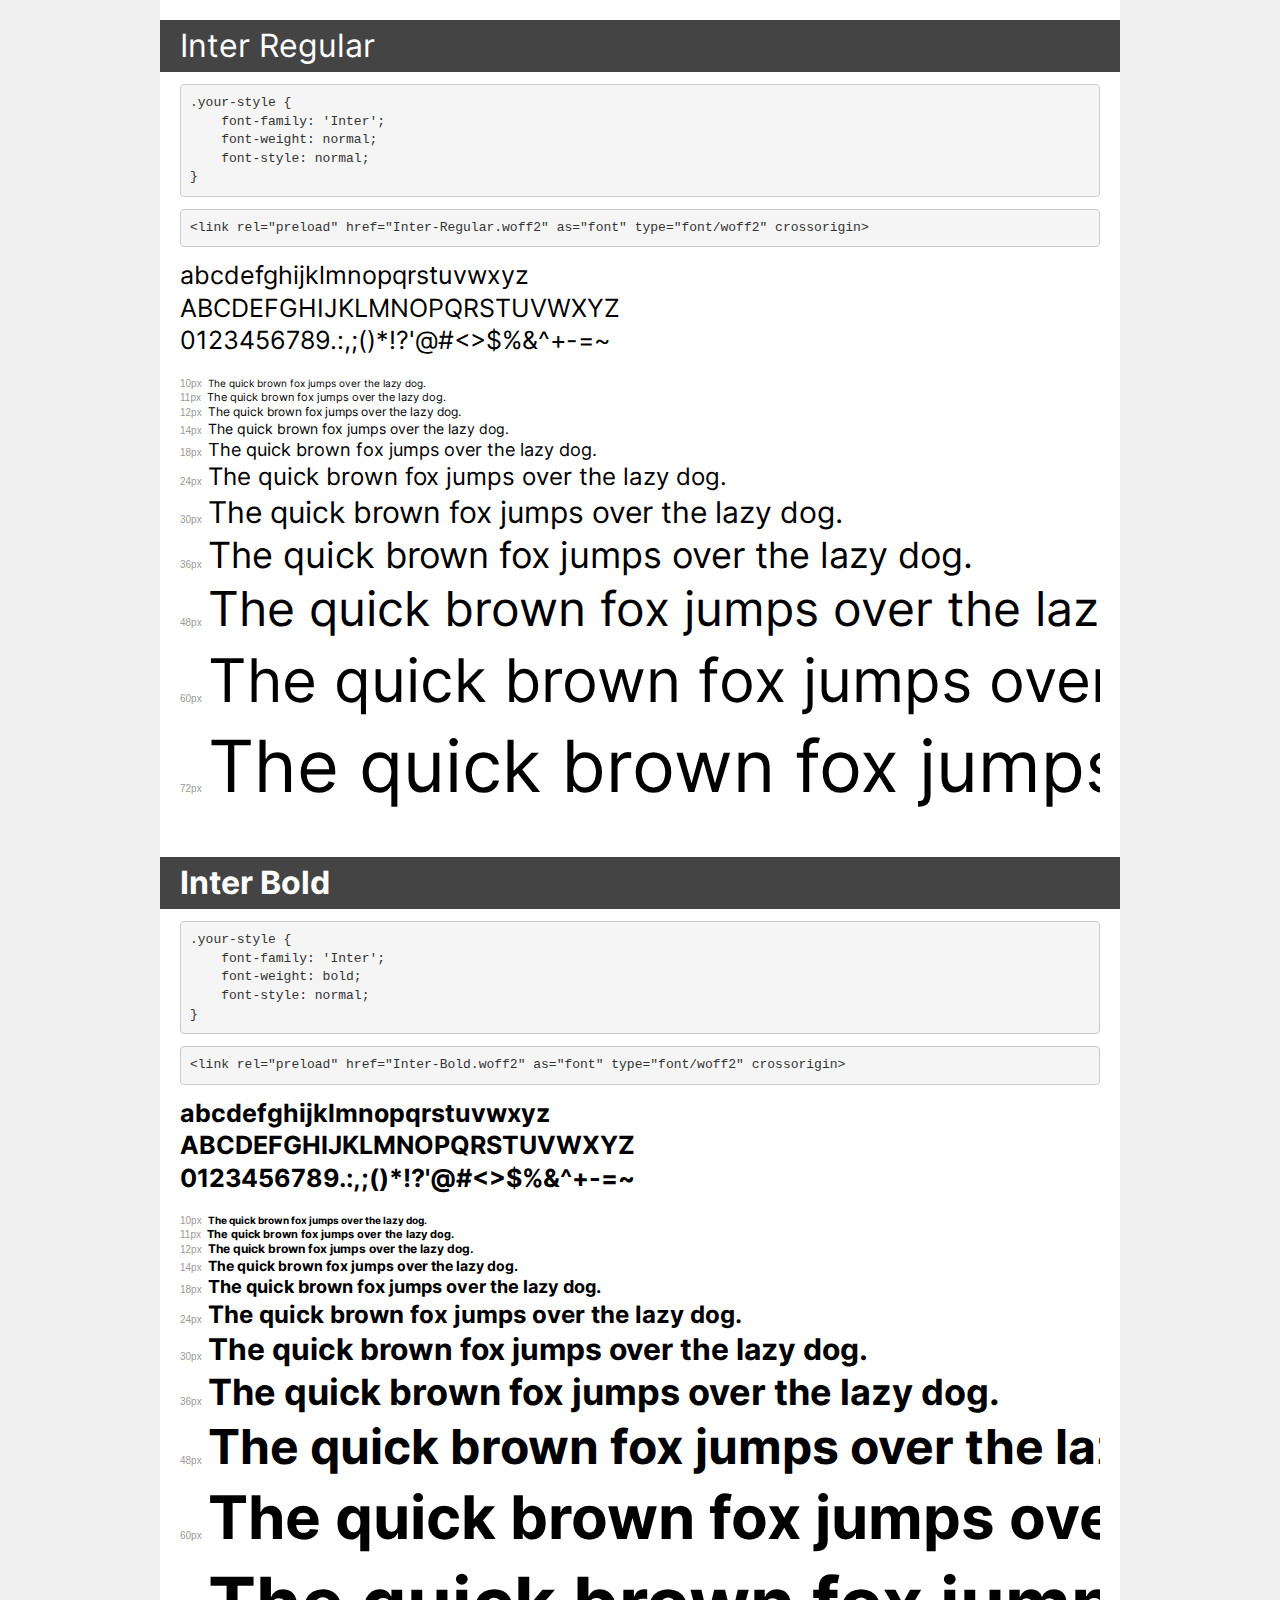
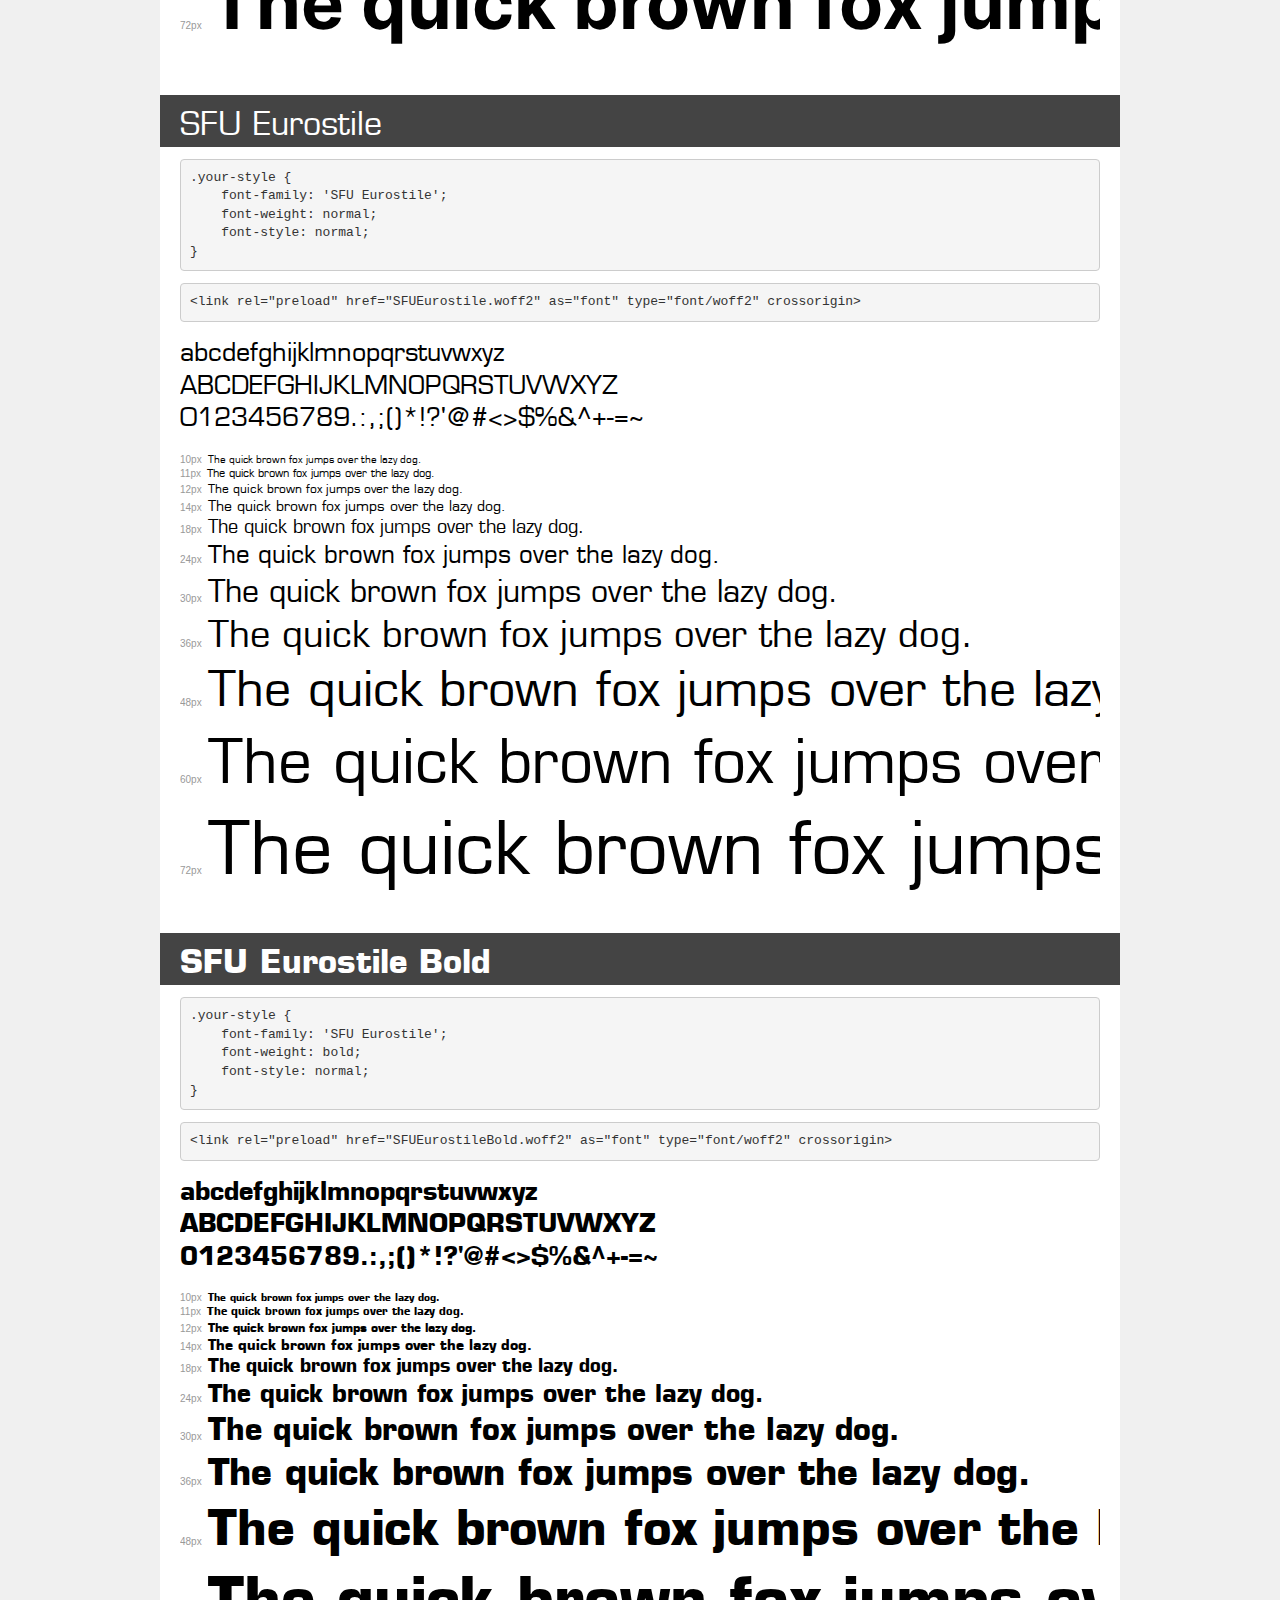
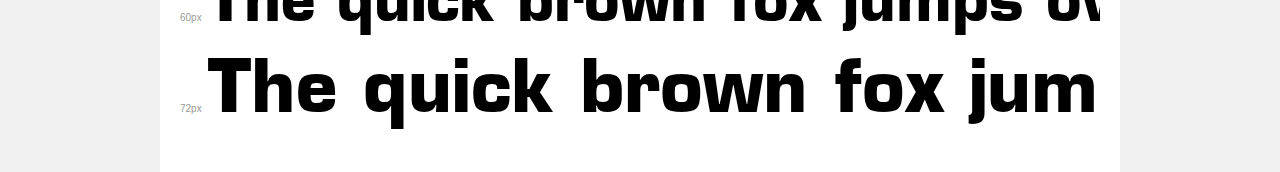
<file: Meridien/assets/fonts/font-web/demo.html>
<!DOCTYPE html>
<html lang="en">
<head>
    <meta charset="utf-8">
    <meta http-equiv="X-UA-Compatible" content="IE=edge">
    <meta name="viewport" content="width=device-width, initial-scale=1">
    <meta name="robots" content="noindex, noarchive">
    <meta name="format-detection" content="telephone=no">
    <title>Transfonter demo</title>
    <link href="stylesheet.css" rel="stylesheet">
    <style>
        /*
        http://meyerweb.com/eric/tools/css/reset/
        v2.0 | 20110126
        License: none (public domain)
        */
        html, body, div, span, applet, object, iframe,
        h1, h2, h3, h4, h5, h6, p, blockquote, pre,
        a, abbr, acronym, address, big, cite, code,
        del, dfn, em, img, ins, kbd, q, s, samp,
        small, strike, strong, sub, sup, tt, var,
        b, u, i, center,
        dl, dt, dd, ol, ul, li,
        fieldset, form, label, legend,
        table, caption, tbody, tfoot, thead, tr, th, td,
        article, aside, canvas, details, embed,
        figure, figcaption, footer, header, hgroup,
        menu, nav, output, ruby, section, summary,
        time, mark, audio, video {
            margin: 0;
            padding: 0;
            border: 0;
            font-size: 100%;
            font: inherit;
            vertical-align: baseline;
        }
        /* HTML5 display-role reset for older browsers */
        article, aside, details, figcaption, figure,
        footer, header, hgroup, menu, nav, section {
            display: block;
        }
        body {
            line-height: 1;
        }
        ol, ul {
            list-style: none;
        }
        blockquote, q {
            quotes: none;
        }
        blockquote:before, blockquote:after,
        q:before, q:after {
            content: '';
            content: none;
        }
        table {
            border-collapse: collapse;
            border-spacing: 0;
        }
        /* demo styles */
        body {
            background: #f0f0f0;
            color: #000;
        }
        .page {
            background: #fff;
            width: 920px;
            margin: 0 auto;
            padding: 20px 20px 0 20px;
            overflow: hidden;
        }
        .font-container {
            overflow-x: auto;
            overflow-y: hidden;
            margin-bottom: 40px;
            line-height: 1.3;
            white-space: nowrap;
            padding-bottom: 5px;
        }
        h1 {
            position: relative;
            background: #444;
            font-size: 32px;
            color: #fff;
            padding: 10px 20px;
            margin: 0 -20px 12px -20px;
        }
        .letters {
            font-size: 25px;
            margin-bottom: 20px;
        }
        .s10:before {
            content: '10px';
        }
        .s11:before {
            content: '11px';
        }
        .s12:before {
            content: '12px';
        }
        .s14:before {
            content: '14px';
        }
        .s18:before {
            content: '18px';
        }
        .s24:before {
            content: '24px';
        }
        .s30:before {
            content: '30px';
        }
        .s36:before {
            content: '36px';
        }
        .s48:before {
            content: '48px';
        }
        .s60:before {
            content: '60px';
        }
        .s72:before {
            content: '72px';
        }
        .s10:before, .s11:before, .s12:before, .s14:before,
        .s18:before, .s24:before, .s30:before, .s36:before,
        .s48:before, .s60:before, .s72:before {
            font-family: Arial, sans-serif;
            font-size: 10px;
            font-weight: normal;
            font-style: normal;
            color: #999;
            padding-right: 6px;
        }
        pre {
            display: block;
            padding: 9px;
            margin: 0 0 12px;
            font-family: Monaco, Menlo, Consolas, "Courier New", monospace;
            font-size: 13px;
            line-height: 1.428571429;
            color: #333;
            font-weight: normal;
            font-style: normal;
            background-color: #f5f5f5;
            border: 1px solid #ccc;
            overflow-x: auto;
            border-radius: 4px;
        }
        /* responsive */
        @media (max-width: 959px) {
            .page {
                width: auto;
                margin: 0;
            }
        }
    </style>
</head>
<body>
<div class="page">
    <div class="demo">
        <h1 style="font-family: 'Inter'; font-weight: normal; font-style: normal;">Inter Regular</h1>
        <pre title="Usage">.your-style {
    font-family: 'Inter';
    font-weight: normal;
    font-style: normal;
}</pre>
        <pre title="Preload (optional)">
&lt;link rel=&quot;preload&quot; href=&quot;Inter-Regular.woff2&quot; as=&quot;font&quot; type=&quot;font/woff2&quot; crossorigin&gt;</pre>
        <div class="font-container" style="font-family: 'Inter'; font-weight: normal; font-style: normal;">
            <p class="letters">
                abcdefghijklmnopqrstuvwxyz<br>
ABCDEFGHIJKLMNOPQRSTUVWXYZ<br>
                0123456789.:,;()*!?'@#&lt;&gt;$%&^+-=~
            </p>
            <p class="s10" style="font-size: 10px;">The quick brown fox jumps over the lazy dog.</p>
            <p class="s11" style="font-size: 11px;">The quick brown fox jumps over the lazy dog.</p>
            <p class="s12" style="font-size: 12px;">The quick brown fox jumps over the lazy dog.</p>
            <p class="s14" style="font-size: 14px;">The quick brown fox jumps over the lazy dog.</p>
            <p class="s18" style="font-size: 18px;">The quick brown fox jumps over the lazy dog.</p>
            <p class="s24" style="font-size: 24px;">The quick brown fox jumps over the lazy dog.</p>
            <p class="s30" style="font-size: 30px;">The quick brown fox jumps over the lazy dog.</p>
            <p class="s36" style="font-size: 36px;">The quick brown fox jumps over the lazy dog.</p>
            <p class="s48" style="font-size: 48px;">The quick brown fox jumps over the lazy dog.</p>
            <p class="s60" style="font-size: 60px;">The quick brown fox jumps over the lazy dog.</p>
            <p class="s72" style="font-size: 72px;">The quick brown fox jumps over the lazy dog.</p>
        </div>
    </div>

    <div class="demo">
        <h1 style="font-family: 'Inter'; font-weight: bold; font-style: normal;">Inter Bold</h1>
        <pre title="Usage">.your-style {
    font-family: 'Inter';
    font-weight: bold;
    font-style: normal;
}</pre>
        <pre title="Preload (optional)">
&lt;link rel=&quot;preload&quot; href=&quot;Inter-Bold.woff2&quot; as=&quot;font&quot; type=&quot;font/woff2&quot; crossorigin&gt;</pre>
        <div class="font-container" style="font-family: 'Inter'; font-weight: bold; font-style: normal;">
            <p class="letters">
                abcdefghijklmnopqrstuvwxyz<br>
ABCDEFGHIJKLMNOPQRSTUVWXYZ<br>
                0123456789.:,;()*!?'@#&lt;&gt;$%&^+-=~
            </p>
            <p class="s10" style="font-size: 10px;">The quick brown fox jumps over the lazy dog.</p>
            <p class="s11" style="font-size: 11px;">The quick brown fox jumps over the lazy dog.</p>
            <p class="s12" style="font-size: 12px;">The quick brown fox jumps over the lazy dog.</p>
            <p class="s14" style="font-size: 14px;">The quick brown fox jumps over the lazy dog.</p>
            <p class="s18" style="font-size: 18px;">The quick brown fox jumps over the lazy dog.</p>
            <p class="s24" style="font-size: 24px;">The quick brown fox jumps over the lazy dog.</p>
            <p class="s30" style="font-size: 30px;">The quick brown fox jumps over the lazy dog.</p>
            <p class="s36" style="font-size: 36px;">The quick brown fox jumps over the lazy dog.</p>
            <p class="s48" style="font-size: 48px;">The quick brown fox jumps over the lazy dog.</p>
            <p class="s60" style="font-size: 60px;">The quick brown fox jumps over the lazy dog.</p>
            <p class="s72" style="font-size: 72px;">The quick brown fox jumps over the lazy dog.</p>
        </div>
    </div>

    <div class="demo">
        <h1 style="font-family: 'SFU Eurostile'; font-weight: normal; font-style: normal;">SFU Eurostile</h1>
        <pre title="Usage">.your-style {
    font-family: 'SFU Eurostile';
    font-weight: normal;
    font-style: normal;
}</pre>
        <pre title="Preload (optional)">
&lt;link rel=&quot;preload&quot; href=&quot;SFUEurostile.woff2&quot; as=&quot;font&quot; type=&quot;font/woff2&quot; crossorigin&gt;</pre>
        <div class="font-container" style="font-family: 'SFU Eurostile'; font-weight: normal; font-style: normal;">
            <p class="letters">
                abcdefghijklmnopqrstuvwxyz<br>
ABCDEFGHIJKLMNOPQRSTUVWXYZ<br>
                0123456789.:,;()*!?'@#&lt;&gt;$%&^+-=~
            </p>
            <p class="s10" style="font-size: 10px;">The quick brown fox jumps over the lazy dog.</p>
            <p class="s11" style="font-size: 11px;">The quick brown fox jumps over the lazy dog.</p>
            <p class="s12" style="font-size: 12px;">The quick brown fox jumps over the lazy dog.</p>
            <p class="s14" style="font-size: 14px;">The quick brown fox jumps over the lazy dog.</p>
            <p class="s18" style="font-size: 18px;">The quick brown fox jumps over the lazy dog.</p>
            <p class="s24" style="font-size: 24px;">The quick brown fox jumps over the lazy dog.</p>
            <p class="s30" style="font-size: 30px;">The quick brown fox jumps over the lazy dog.</p>
            <p class="s36" style="font-size: 36px;">The quick brown fox jumps over the lazy dog.</p>
            <p class="s48" style="font-size: 48px;">The quick brown fox jumps over the lazy dog.</p>
            <p class="s60" style="font-size: 60px;">The quick brown fox jumps over the lazy dog.</p>
            <p class="s72" style="font-size: 72px;">The quick brown fox jumps over the lazy dog.</p>
        </div>
    </div>

    <div class="demo">
        <h1 style="font-family: 'SFU Eurostile'; font-weight: bold; font-style: normal;">SFU Eurostile Bold</h1>
        <pre title="Usage">.your-style {
    font-family: 'SFU Eurostile';
    font-weight: bold;
    font-style: normal;
}</pre>
        <pre title="Preload (optional)">
&lt;link rel=&quot;preload&quot; href=&quot;SFUEurostileBold.woff2&quot; as=&quot;font&quot; type=&quot;font/woff2&quot; crossorigin&gt;</pre>
        <div class="font-container" style="font-family: 'SFU Eurostile'; font-weight: bold; font-style: normal;">
            <p class="letters">
                abcdefghijklmnopqrstuvwxyz<br>
ABCDEFGHIJKLMNOPQRSTUVWXYZ<br>
                0123456789.:,;()*!?'@#&lt;&gt;$%&^+-=~
            </p>
            <p class="s10" style="font-size: 10px;">The quick brown fox jumps over the lazy dog.</p>
            <p class="s11" style="font-size: 11px;">The quick brown fox jumps over the lazy dog.</p>
            <p class="s12" style="font-size: 12px;">The quick brown fox jumps over the lazy dog.</p>
            <p class="s14" style="font-size: 14px;">The quick brown fox jumps over the lazy dog.</p>
            <p class="s18" style="font-size: 18px;">The quick brown fox jumps over the lazy dog.</p>
            <p class="s24" style="font-size: 24px;">The quick brown fox jumps over the lazy dog.</p>
            <p class="s30" style="font-size: 30px;">The quick brown fox jumps over the lazy dog.</p>
            <p class="s36" style="font-size: 36px;">The quick brown fox jumps over the lazy dog.</p>
            <p class="s48" style="font-size: 48px;">The quick brown fox jumps over the lazy dog.</p>
            <p class="s60" style="font-size: 60px;">The quick brown fox jumps over the lazy dog.</p>
            <p class="s72" style="font-size: 72px;">The quick brown fox jumps over the lazy dog.</p>
        </div>
    </div>

</div>
</body>
</html>
</file>
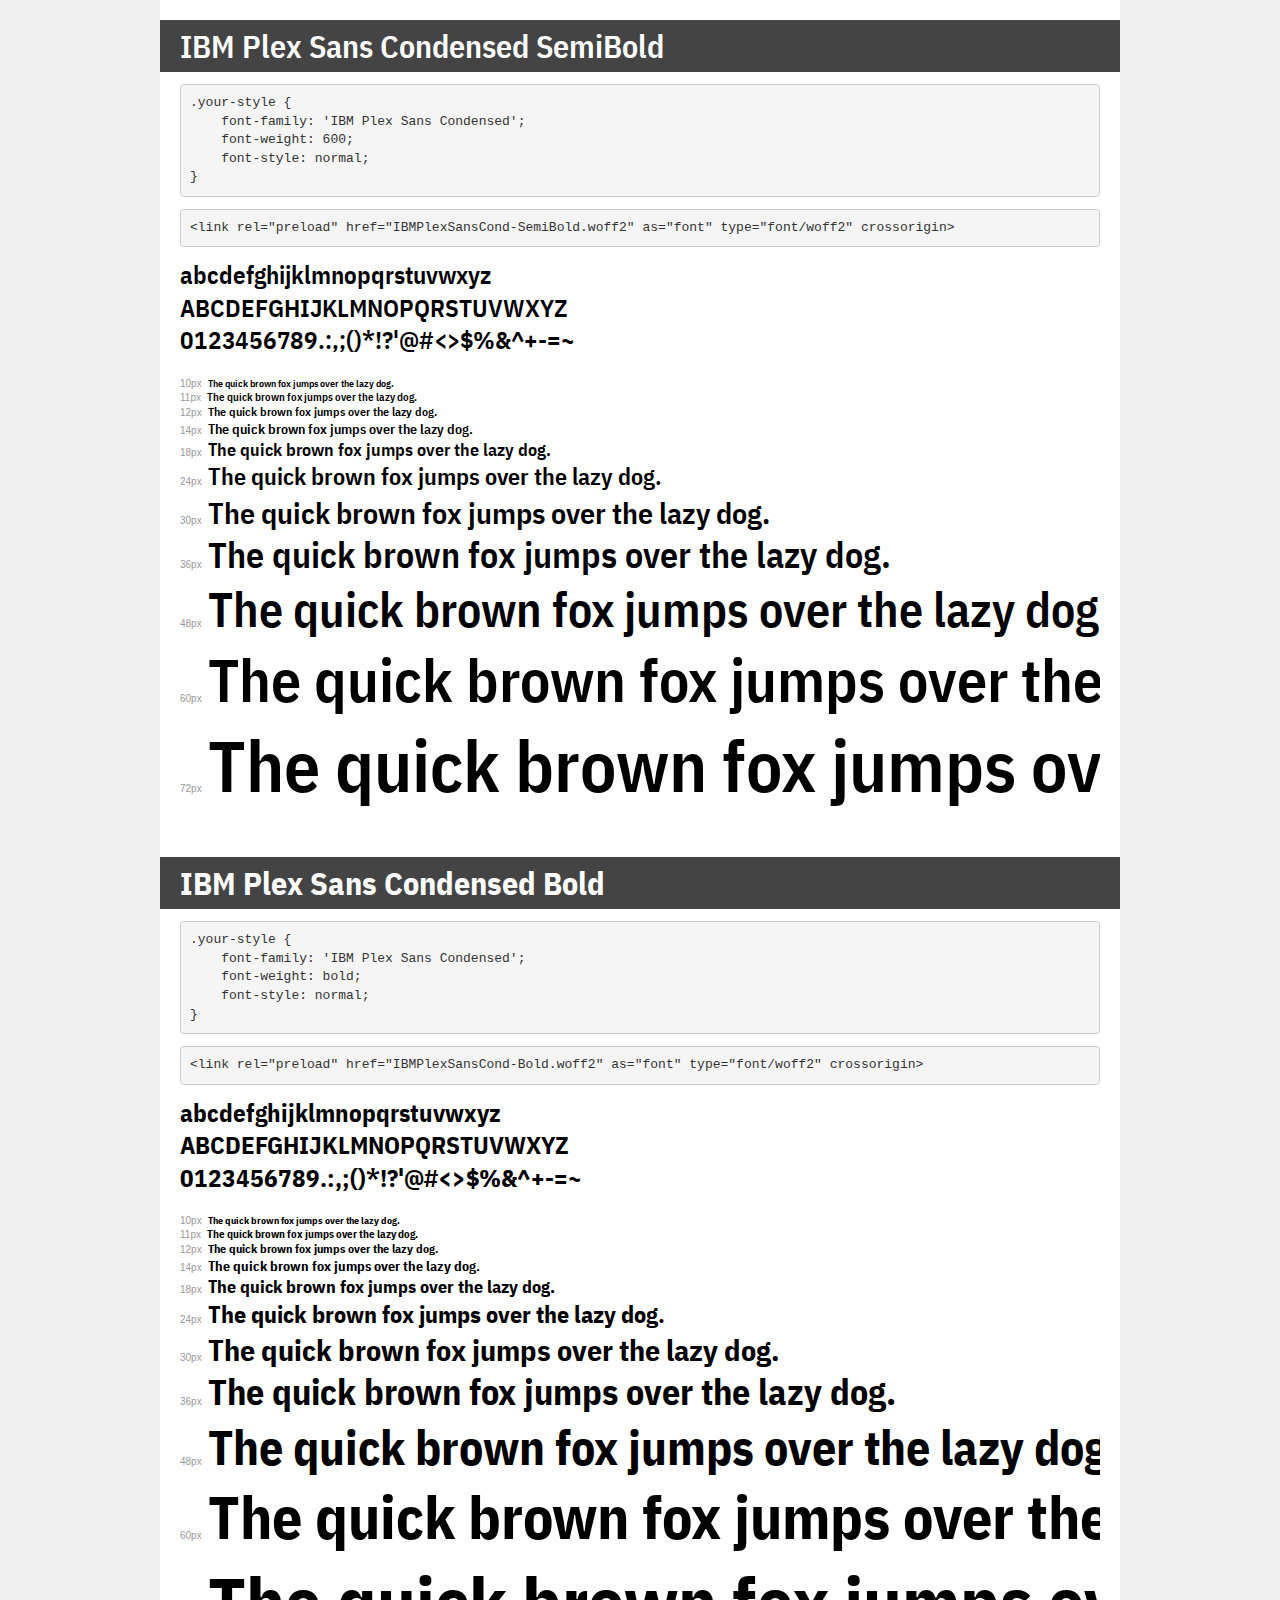
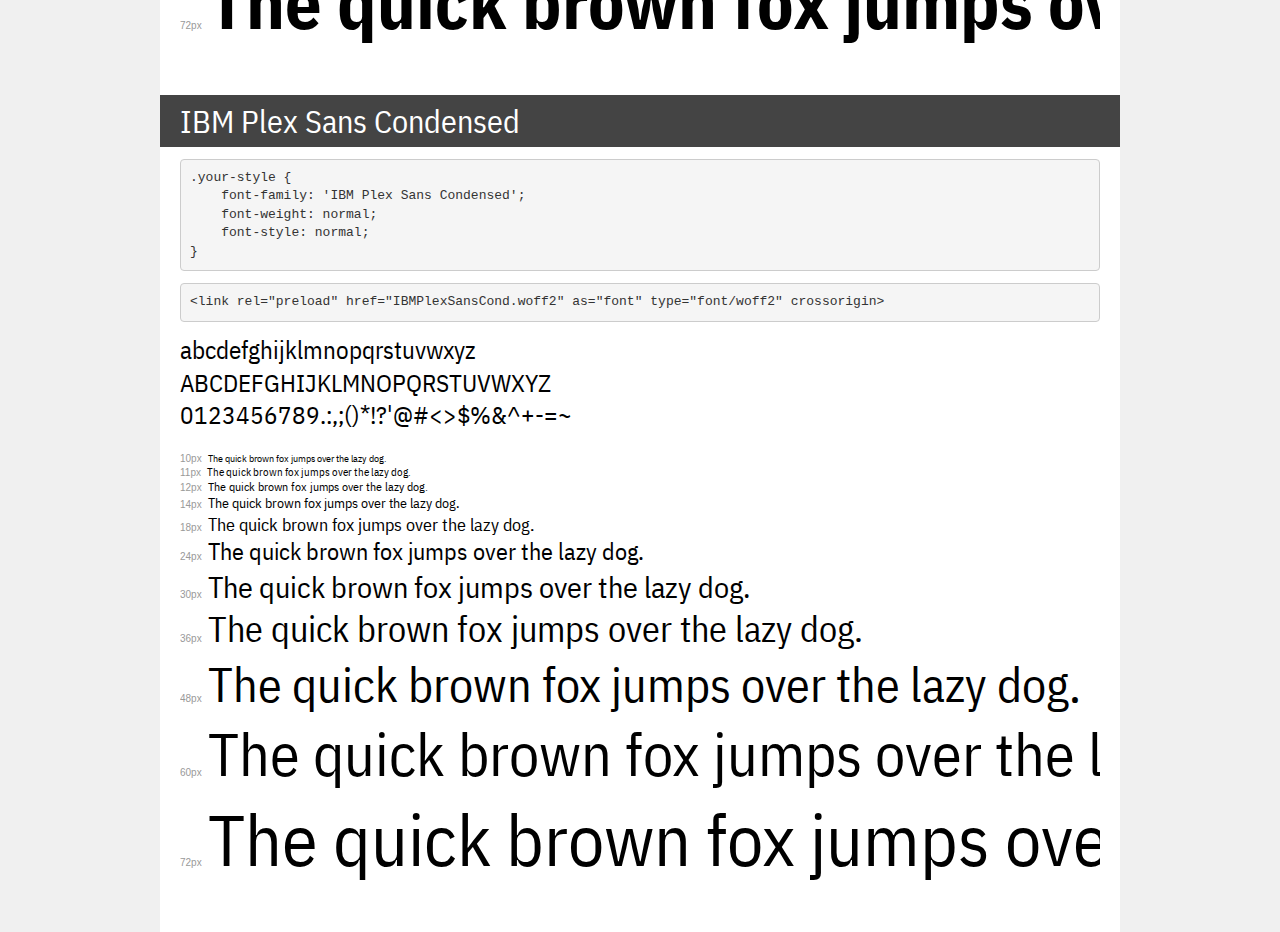
<file: Meridien/assets/fonts/font-word/demo.html>
<!DOCTYPE html>
<html lang="en">
<head>
    <meta charset="utf-8">
    <meta http-equiv="X-UA-Compatible" content="IE=edge">
    <meta name="viewport" content="width=device-width, initial-scale=1">
    <meta name="robots" content="noindex, noarchive">
    <meta name="format-detection" content="telephone=no">
    <title>Transfonter demo</title>
    <link href="stylesheet.css" rel="stylesheet">
    <style>
        /*
        http://meyerweb.com/eric/tools/css/reset/
        v2.0 | 20110126
        License: none (public domain)
        */
        html, body, div, span, applet, object, iframe,
        h1, h2, h3, h4, h5, h6, p, blockquote, pre,
        a, abbr, acronym, address, big, cite, code,
        del, dfn, em, img, ins, kbd, q, s, samp,
        small, strike, strong, sub, sup, tt, var,
        b, u, i, center,
        dl, dt, dd, ol, ul, li,
        fieldset, form, label, legend,
        table, caption, tbody, tfoot, thead, tr, th, td,
        article, aside, canvas, details, embed,
        figure, figcaption, footer, header, hgroup,
        menu, nav, output, ruby, section, summary,
        time, mark, audio, video {
            margin: 0;
            padding: 0;
            border: 0;
            font-size: 100%;
            font: inherit;
            vertical-align: baseline;
        }
        /* HTML5 display-role reset for older browsers */
        article, aside, details, figcaption, figure,
        footer, header, hgroup, menu, nav, section {
            display: block;
        }
        body {
            line-height: 1;
        }
        ol, ul {
            list-style: none;
        }
        blockquote, q {
            quotes: none;
        }
        blockquote:before, blockquote:after,
        q:before, q:after {
            content: '';
            content: none;
        }
        table {
            border-collapse: collapse;
            border-spacing: 0;
        }
        /* demo styles */
        body {
            background: #f0f0f0;
            color: #000;
        }
        .page {
            background: #fff;
            width: 920px;
            margin: 0 auto;
            padding: 20px 20px 0 20px;
            overflow: hidden;
        }
        .font-container {
            overflow-x: auto;
            overflow-y: hidden;
            margin-bottom: 40px;
            line-height: 1.3;
            white-space: nowrap;
            padding-bottom: 5px;
        }
        h1 {
            position: relative;
            background: #444;
            font-size: 32px;
            color: #fff;
            padding: 10px 20px;
            margin: 0 -20px 12px -20px;
        }
        .letters {
            font-size: 25px;
            margin-bottom: 20px;
        }
        .s10:before {
            content: '10px';
        }
        .s11:before {
            content: '11px';
        }
        .s12:before {
            content: '12px';
        }
        .s14:before {
            content: '14px';
        }
        .s18:before {
            content: '18px';
        }
        .s24:before {
            content: '24px';
        }
        .s30:before {
            content: '30px';
        }
        .s36:before {
            content: '36px';
        }
        .s48:before {
            content: '48px';
        }
        .s60:before {
            content: '60px';
        }
        .s72:before {
            content: '72px';
        }
        .s10:before, .s11:before, .s12:before, .s14:before,
        .s18:before, .s24:before, .s30:before, .s36:before,
        .s48:before, .s60:before, .s72:before {
            font-family: Arial, sans-serif;
            font-size: 10px;
            font-weight: normal;
            font-style: normal;
            color: #999;
            padding-right: 6px;
        }
        pre {
            display: block;
            padding: 9px;
            margin: 0 0 12px;
            font-family: Monaco, Menlo, Consolas, "Courier New", monospace;
            font-size: 13px;
            line-height: 1.428571429;
            color: #333;
            font-weight: normal;
            font-style: normal;
            background-color: #f5f5f5;
            border: 1px solid #ccc;
            overflow-x: auto;
            border-radius: 4px;
        }
        /* responsive */
        @media (max-width: 959px) {
            .page {
                width: auto;
                margin: 0;
            }
        }
    </style>
</head>
<body>
<div class="page">
    <div class="demo">
        <h1 style="font-family: 'IBM Plex Sans Condensed'; font-weight: 600; font-style: normal;">IBM Plex Sans Condensed SemiBold</h1>
        <pre title="Usage">.your-style {
    font-family: 'IBM Plex Sans Condensed';
    font-weight: 600;
    font-style: normal;
}</pre>
        <pre title="Preload (optional)">
&lt;link rel=&quot;preload&quot; href=&quot;IBMPlexSansCond-SemiBold.woff2&quot; as=&quot;font&quot; type=&quot;font/woff2&quot; crossorigin&gt;</pre>
        <div class="font-container" style="font-family: 'IBM Plex Sans Condensed'; font-weight: 600; font-style: normal;">
            <p class="letters">
                abcdefghijklmnopqrstuvwxyz<br>
ABCDEFGHIJKLMNOPQRSTUVWXYZ<br>
                0123456789.:,;()*!?'@#&lt;&gt;$%&^+-=~
            </p>
            <p class="s10" style="font-size: 10px;">The quick brown fox jumps over the lazy dog.</p>
            <p class="s11" style="font-size: 11px;">The quick brown fox jumps over the lazy dog.</p>
            <p class="s12" style="font-size: 12px;">The quick brown fox jumps over the lazy dog.</p>
            <p class="s14" style="font-size: 14px;">The quick brown fox jumps over the lazy dog.</p>
            <p class="s18" style="font-size: 18px;">The quick brown fox jumps over the lazy dog.</p>
            <p class="s24" style="font-size: 24px;">The quick brown fox jumps over the lazy dog.</p>
            <p class="s30" style="font-size: 30px;">The quick brown fox jumps over the lazy dog.</p>
            <p class="s36" style="font-size: 36px;">The quick brown fox jumps over the lazy dog.</p>
            <p class="s48" style="font-size: 48px;">The quick brown fox jumps over the lazy dog.</p>
            <p class="s60" style="font-size: 60px;">The quick brown fox jumps over the lazy dog.</p>
            <p class="s72" style="font-size: 72px;">The quick brown fox jumps over the lazy dog.</p>
        </div>
    </div>

    <div class="demo">
        <h1 style="font-family: 'IBM Plex Sans Condensed'; font-weight: bold; font-style: normal;">IBM Plex Sans Condensed Bold</h1>
        <pre title="Usage">.your-style {
    font-family: 'IBM Plex Sans Condensed';
    font-weight: bold;
    font-style: normal;
}</pre>
        <pre title="Preload (optional)">
&lt;link rel=&quot;preload&quot; href=&quot;IBMPlexSansCond-Bold.woff2&quot; as=&quot;font&quot; type=&quot;font/woff2&quot; crossorigin&gt;</pre>
        <div class="font-container" style="font-family: 'IBM Plex Sans Condensed'; font-weight: bold; font-style: normal;">
            <p class="letters">
                abcdefghijklmnopqrstuvwxyz<br>
ABCDEFGHIJKLMNOPQRSTUVWXYZ<br>
                0123456789.:,;()*!?'@#&lt;&gt;$%&^+-=~
            </p>
            <p class="s10" style="font-size: 10px;">The quick brown fox jumps over the lazy dog.</p>
            <p class="s11" style="font-size: 11px;">The quick brown fox jumps over the lazy dog.</p>
            <p class="s12" style="font-size: 12px;">The quick brown fox jumps over the lazy dog.</p>
            <p class="s14" style="font-size: 14px;">The quick brown fox jumps over the lazy dog.</p>
            <p class="s18" style="font-size: 18px;">The quick brown fox jumps over the lazy dog.</p>
            <p class="s24" style="font-size: 24px;">The quick brown fox jumps over the lazy dog.</p>
            <p class="s30" style="font-size: 30px;">The quick brown fox jumps over the lazy dog.</p>
            <p class="s36" style="font-size: 36px;">The quick brown fox jumps over the lazy dog.</p>
            <p class="s48" style="font-size: 48px;">The quick brown fox jumps over the lazy dog.</p>
            <p class="s60" style="font-size: 60px;">The quick brown fox jumps over the lazy dog.</p>
            <p class="s72" style="font-size: 72px;">The quick brown fox jumps over the lazy dog.</p>
        </div>
    </div>

    <div class="demo">
        <h1 style="font-family: 'IBM Plex Sans Condensed'; font-weight: normal; font-style: normal;">IBM Plex Sans Condensed</h1>
        <pre title="Usage">.your-style {
    font-family: 'IBM Plex Sans Condensed';
    font-weight: normal;
    font-style: normal;
}</pre>
        <pre title="Preload (optional)">
&lt;link rel=&quot;preload&quot; href=&quot;IBMPlexSansCond.woff2&quot; as=&quot;font&quot; type=&quot;font/woff2&quot; crossorigin&gt;</pre>
        <div class="font-container" style="font-family: 'IBM Plex Sans Condensed'; font-weight: normal; font-style: normal;">
            <p class="letters">
                abcdefghijklmnopqrstuvwxyz<br>
ABCDEFGHIJKLMNOPQRSTUVWXYZ<br>
                0123456789.:,;()*!?'@#&lt;&gt;$%&^+-=~
            </p>
            <p class="s10" style="font-size: 10px;">The quick brown fox jumps over the lazy dog.</p>
            <p class="s11" style="font-size: 11px;">The quick brown fox jumps over the lazy dog.</p>
            <p class="s12" style="font-size: 12px;">The quick brown fox jumps over the lazy dog.</p>
            <p class="s14" style="font-size: 14px;">The quick brown fox jumps over the lazy dog.</p>
            <p class="s18" style="font-size: 18px;">The quick brown fox jumps over the lazy dog.</p>
            <p class="s24" style="font-size: 24px;">The quick brown fox jumps over the lazy dog.</p>
            <p class="s30" style="font-size: 30px;">The quick brown fox jumps over the lazy dog.</p>
            <p class="s36" style="font-size: 36px;">The quick brown fox jumps over the lazy dog.</p>
            <p class="s48" style="font-size: 48px;">The quick brown fox jumps over the lazy dog.</p>
            <p class="s60" style="font-size: 60px;">The quick brown fox jumps over the lazy dog.</p>
            <p class="s72" style="font-size: 72px;">The quick brown fox jumps over the lazy dog.</p>
        </div>
    </div>

</div>
</body>
</html>
</file>
<file: Meridien/assets/fonts/font-web/stylesheet.css>
@font-face {
    font-family: 'Inter';
    src: url('Inter-Regular.woff2') format('woff2'),
        url('Inter-Regular.woff') format('woff');
    font-weight: normal;
    font-style: normal;
    font-display: swap;
}

@font-face {
    font-family: 'Inter';
    src: url('Inter-Bold.woff2') format('woff2'),
        url('Inter-Bold.woff') format('woff');
    font-weight: bold;
    font-style: normal;
    font-display: swap;
}

@font-face {
    font-family: 'SFU Eurostile';
    src: url('SFUEurostile.woff2') format('woff2'),
        url('SFUEurostile.woff') format('woff');
    font-weight: normal;
    font-style: normal;
    font-display: swap;
}

@font-face {
    font-family: 'SFU Eurostile';
    src: url('SFUEurostileBold.woff2') format('woff2'),
        url('SFUEurostileBold.woff') format('woff');
    font-weight: bold;
    font-style: normal;
    font-display: swap;
}
</file>
<file: Meridien/assets/fonts/font-word/stylesheet.css>
@font-face {
    font-family: 'IBM Plex Sans Condensed';
    src: url('IBMPlexSansCond-SemiBold.woff2') format('woff2'),
        url('IBMPlexSansCond-SemiBold.woff') format('woff');
    font-weight: 600;
    font-style: normal;
    font-display: swap;
}

@font-face {
    font-family: 'IBM Plex Sans Condensed';
    src: url('IBMPlexSansCond-Bold.woff2') format('woff2'),
        url('IBMPlexSansCond-Bold.woff') format('woff');
    font-weight: bold;
    font-style: normal;
    font-display: swap;
}

@font-face {
    font-family: 'IBM Plex Sans Condensed';
    src: url('IBMPlexSansCond.woff2') format('woff2'),
        url('IBMPlexSansCond.woff') format('woff');
    font-weight: normal;
    font-style: normal;
    font-display: swap;
}
</file>
